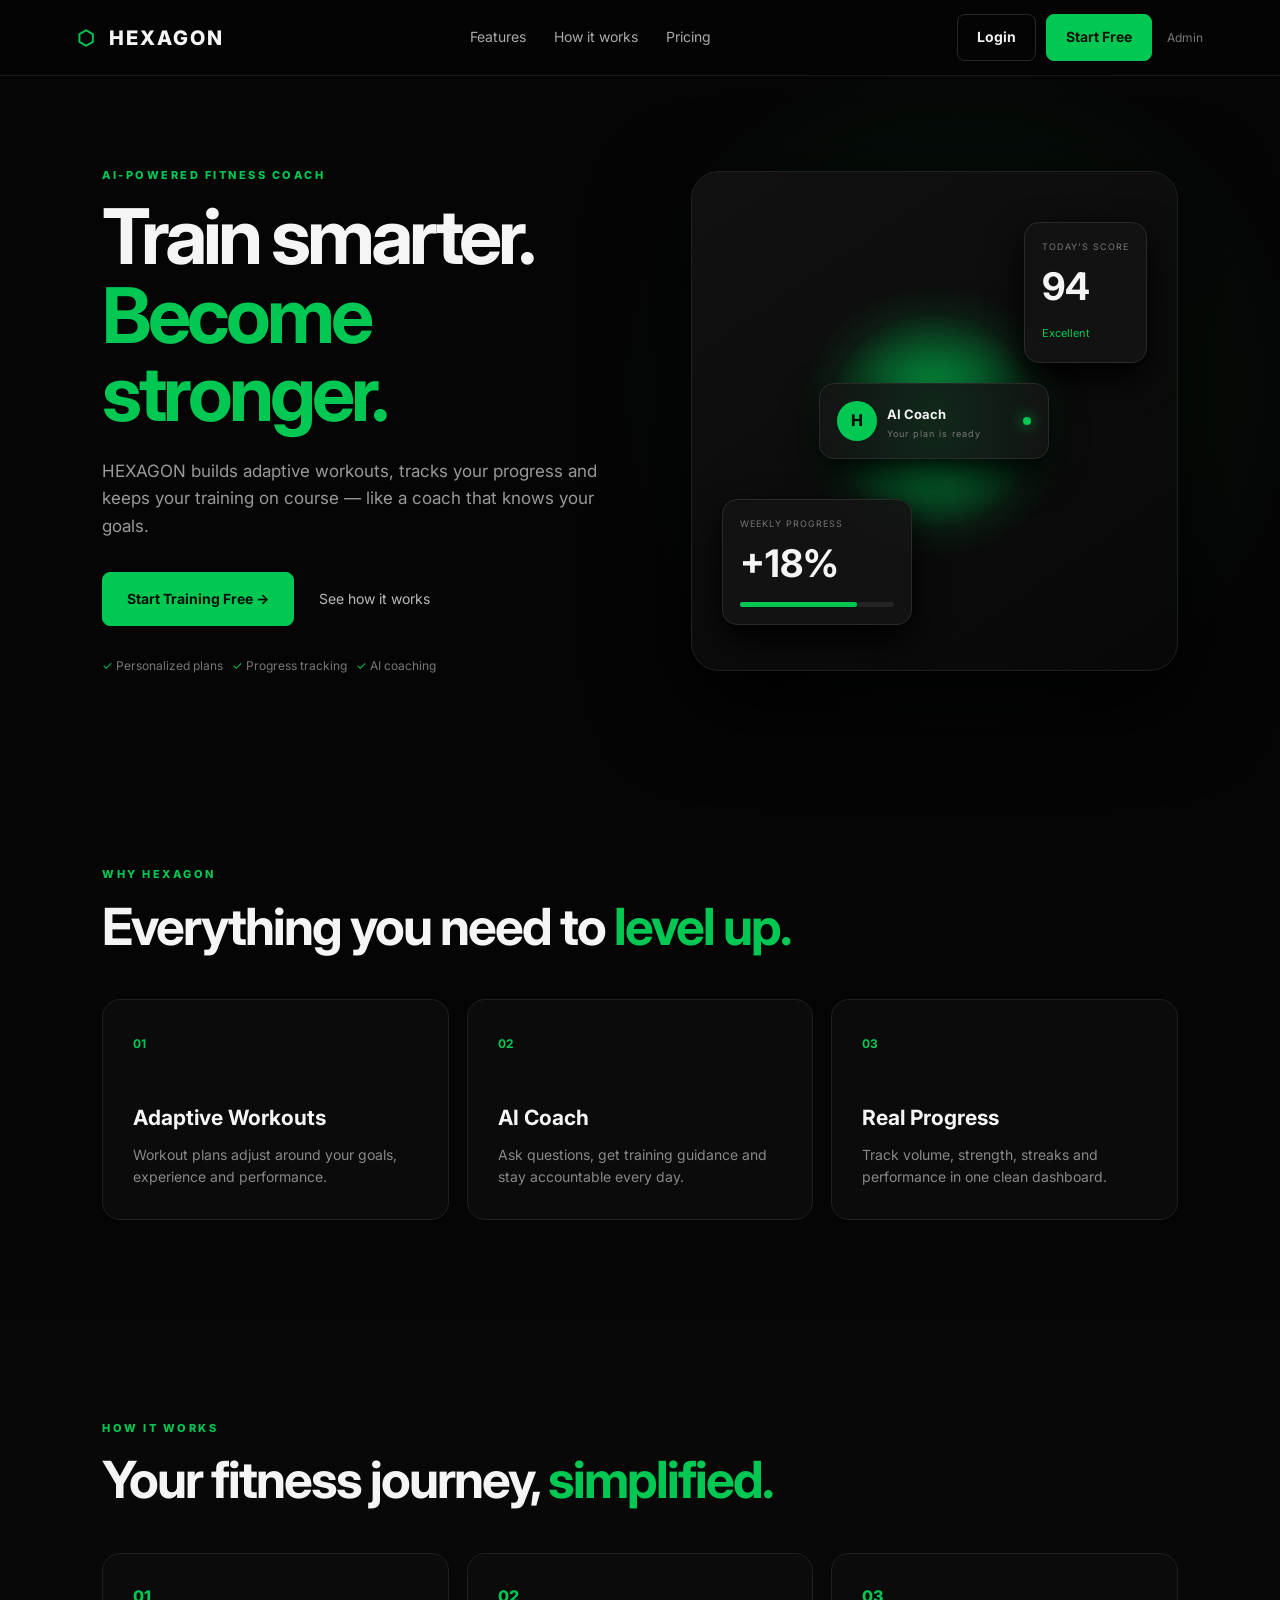
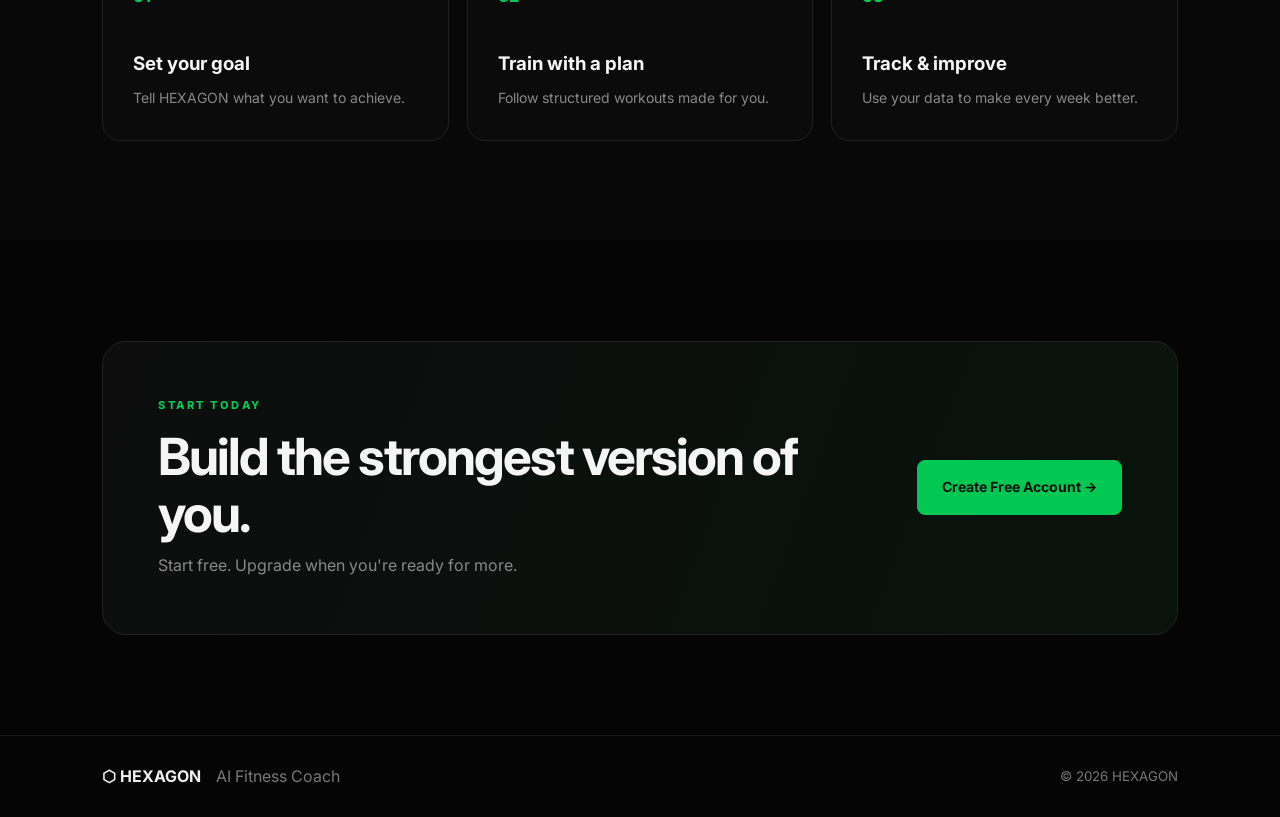
<file: index.html>
<!DOCTYPE html>
<html lang="en">
<head>
<meta charset="UTF-8">
<meta name="viewport" content="width=device-width, initial-scale=1.0">
<title>HEXAGON — AI Fitness Coach</title>
<link rel="stylesheet" href="css/style.css">
</head>
<body>
<header class="nav">
  <a class="brand" href="index.html"><span>⬡</span> HEXAGON</a>
  <nav>
    <a href="#features">Features</a>
    <a href="#how">How it works</a>
    <a href="#pricing">Pricing</a>
  </nav>
  <div class="nav-actions">
    <a class="btn btn-ghost" href="pages/login.html">Login</a>
    <a class="btn" href="pages/signup.html">Start Free</a>
    <a class="admin-link" href="pages/admin-login.html">Admin</a>
  </div>
</header>

<main>
<section class="hero">
  <div class="hero-copy">
    <div class="eyebrow">AI-POWERED FITNESS COACH</div>
    <h1>Train smarter.<br><span>Become stronger.</span></h1>
    <p>HEXAGON builds adaptive workouts, tracks your progress and keeps your training on course — like a coach that knows your goals.</p>
    <div class="hero-actions">
      <a class="btn btn-large" href="pages/signup.html">Start Training Free →</a>
      <a class="text-link" href="#how">See how it works</a>
    </div>
    <div class="trust"><span>✓</span> Personalized plans &nbsp; <span>✓</span> Progress tracking &nbsp; <span>✓</span> AI coaching</div>
  </div>
  <div class="hero-card">
    <div class="orb"></div>
    <div class="metric-card top"><small>TODAY'S SCORE</small><strong>94</strong><span>Excellent</span></div>
    <div class="person-card"><div class="avatar">H</div><div><b>AI Coach</b><small>Your plan is ready</small></div><span class="pulse"></span></div>
    <div class="metric-card bottom"><small>WEEKLY PROGRESS</small><strong>+18%</strong><div class="bar"><i></i></div></div>
  </div>
</section>

<section id="features" class="section">
  <div class="section-head"><div class="eyebrow">WHY HEXAGON</div><h2>Everything you need to <span>level up.</span></h2></div>
  <div class="grid-3">
    <article class="feature"><b>01</b><h3>Adaptive Workouts</h3><p>Workout plans adjust around your goals, experience and performance.</p></article>
    <article class="feature"><b>02</b><h3>AI Coach</h3><p>Ask questions, get training guidance and stay accountable every day.</p></article>
    <article class="feature"><b>03</b><h3>Real Progress</h3><p>Track volume, strength, streaks and performance in one clean dashboard.</p></article>
  </div>
</section>

<section id="how" class="section dark-section">
  <div class="section-head"><div class="eyebrow">HOW IT WORKS</div><h2>Your fitness journey, <span>simplified.</span></h2></div>
  <div class="steps">
    <div><i>01</i><h3>Set your goal</h3><p>Tell HEXAGON what you want to achieve.</p></div>
    <div><i>02</i><h3>Train with a plan</h3><p>Follow structured workouts made for you.</p></div>
    <div><i>03</i><h3>Track & improve</h3><p>Use your data to make every week better.</p></div>
  </div>
</section>

<section id="pricing" class="section">
  <div class="pricing">
    <div><div class="eyebrow">START TODAY</div><h2>Build the strongest version of you.</h2><p>Start free. Upgrade when you're ready for more.</p></div>
    <a class="btn btn-large" href="pages/signup.html">Create Free Account →</a>
  </div>
</section>
</main>
<footer><b>⬡ HEXAGON</b><span>AI Fitness Coach</span><small>© 2026 HEXAGON</small></footer>
<script src="js/main.js"></script>
</body>
</html>
</file>
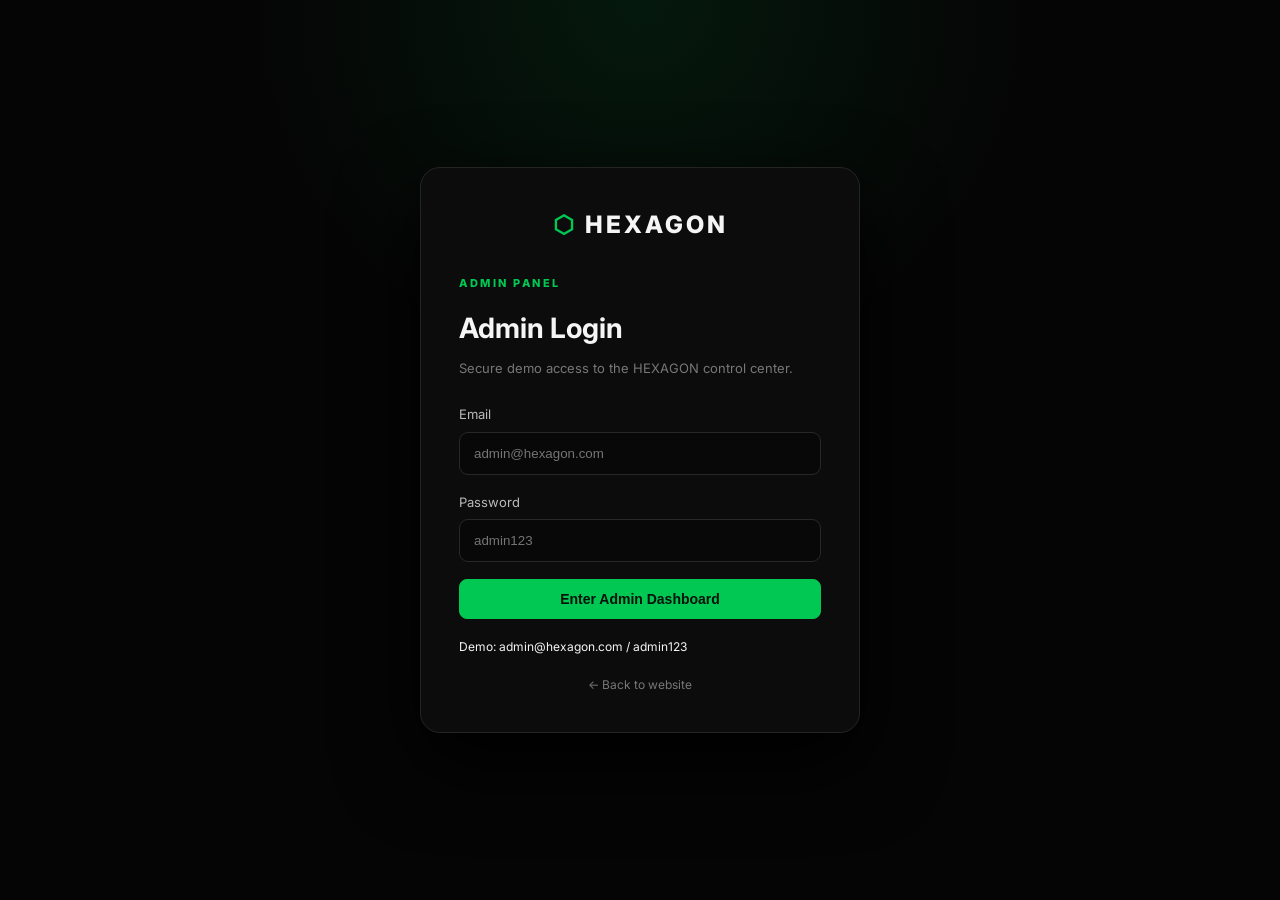
<file: pages/admin-login.html>
<!DOCTYPE html><html lang="en"><head><meta charset="UTF-8"><meta name="viewport" content="width=device-width,initial-scale=1.0"><title>Admin Login | HEXAGON</title><link rel="stylesheet" href="../css/style.css"><link rel="stylesheet" href="../css/auth.css"></head><body><div class="auth-wrap"><div class="auth-card"><div class="auth-brand"><span>⬡</span> HEXAGON</div><div class="eyebrow">ADMIN PANEL</div><h1>Admin Login</h1><p>Secure demo access to the HEXAGON control center.</p><div id="adminMsg" class="auth-message"></div><form id="adminForm"><div class="field"><label>Email</label><input id="adminEmail" type="email" required placeholder="admin@hexagon.com"></div><div class="field"><label>Password</label><input id="adminPassword" type="password" required placeholder="admin123"></div><button class="btn auth-submit">Enter Admin Dashboard</button></form><div class="notice" style="margin-top:18px;font-size:12px">Demo: admin@hexagon.com / admin123</div><a class="back" href="../index.html">← Back to website</a></div></div><script src="../js/admin-login.js"></script></body></html>
</file>
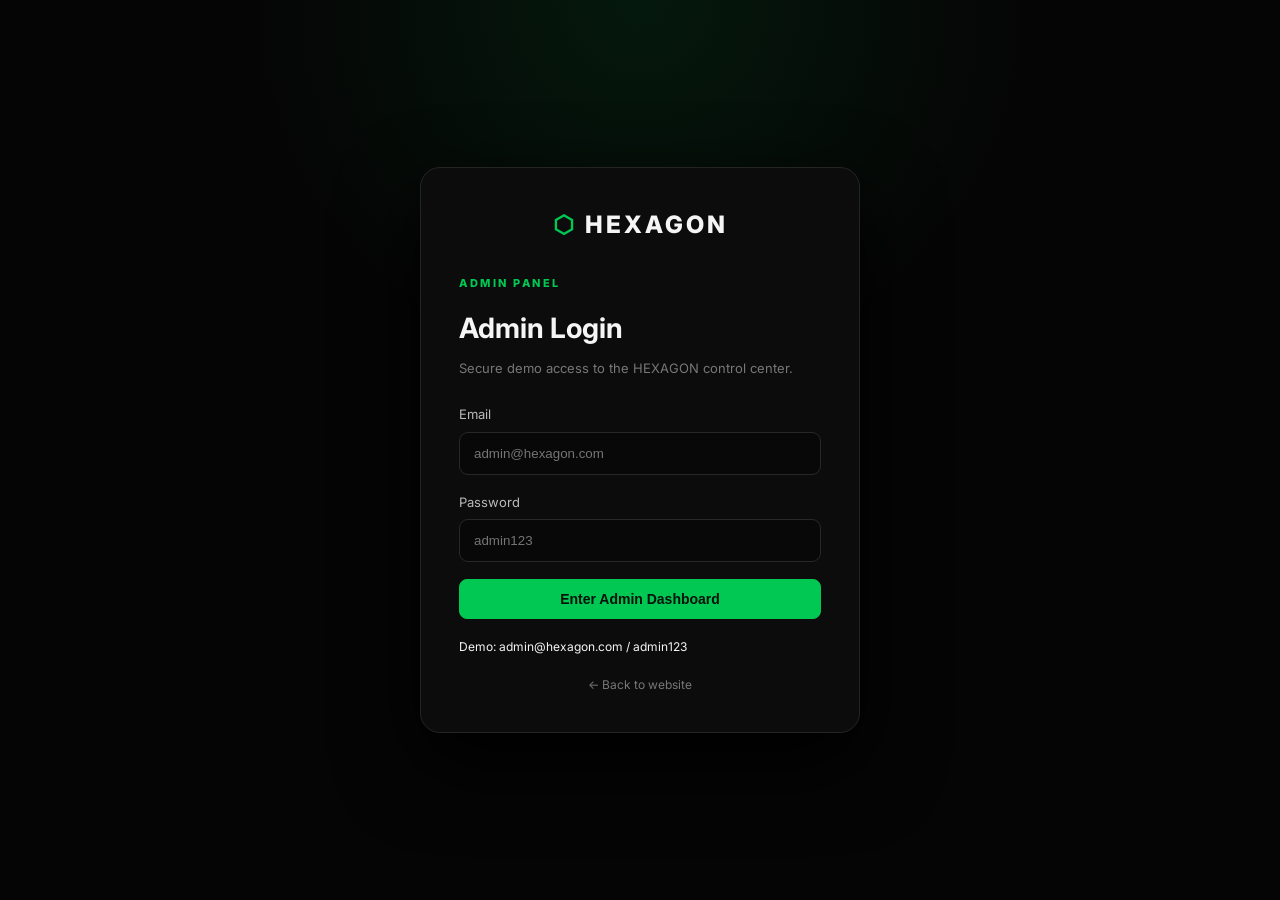
<file: pages/admin.html>
<!DOCTYPE html>
<html lang="en">
<head>
<meta charset="UTF-8">
<meta name="viewport" content="width=device-width,initial-scale=1.0">
<title>Admin Dashboard | HEXAGON</title>
<link rel="stylesheet" href="../css/style.css">
<link rel="stylesheet" href="../css/admin.css">
</head>
<body>

<script>
if(localStorage.getItem("hexagonAdmin")!=="true"){
    location.href="admin-login.html";
}
</script>

<div class="admin-layout">

<aside class="admin-side">
    <a class="brand" href="admin.html"><span>⬡</span> HEXAGON</a>
    <small>ADMIN PANEL</small>

    <a class="active" href="#dashboard">Dashboard</a>
    <a href="#users">Users</a>
    <a href="#workouts">Workouts</a>
    <a href="#analytics">Analytics</a>
    <a href="#settings">Settings</a>
    <a href="../index.html">Website</a>

    <a href="#" onclick="adminLogout();return false;">Logout</a>
</aside>

<main class="admin-main" id="dashboard">

    <div class="eyebrow">CONTROL CENTER</div>
    <h1>Admin Dashboard</h1>

    <div class="admin-stats">
        <div>
            <small>TOTAL USERS</small>
            <strong id="totalUsers">0</strong>
        </div>

        <div>
            <small>ACTIVE USERS</small>
            <strong id="activeUsers">0</strong>
        </div>

        <div>
            <small>WORKOUTS</small>
            <strong>1,284</strong>
        </div>

        <div>
            <small>REVENUE</small>
            <strong>$12.8k</strong>
        </div>
    </div>

    <section id="users" class="admin-card">
        <div class="section-title">
            <div>
                <div class="eyebrow">USER MANAGEMENT</div>
                <h2>Users</h2>
            </div>

            <input
                id="userSearch"
                class="search"
                type="search"
                placeholder="Search name or email..."
            >
        </div>

        <div class="table-wrap">
            <table>
                <thead>
                    <tr>
                        <th>Name</th>
                        <th>Email</th>
                        <th>Joined</th>
                        <th>Status</th>
                        <th>Action</th>
                    </tr>
                </thead>

                <tbody id="usersTable"></tbody>
            </table>
        </div>
    </section>

    <section id="workouts" class="admin-card">
        <div class="eyebrow">WORKOUT MANAGEMENT</div>
        <h2>Workout Library</h2>

        <div class="admin-list">
            <div>
                <strong>Upper Body Power</strong>
                <span>45 min · Active</span>
            </div>
            <div>
                <strong>Lower Body Strength</strong>
                <span>50 min · Active</span>
            </div>
            <div>
                <strong>Full Body Conditioning</strong>
                <span>40 min · Active</span>
            </div>
        </div>
    </section>

    <section id="analytics" class="admin-card">
        <div class="eyebrow">ANALYTICS</div>
        <h2>Workout Activity</h2>

        <div class="chart">
            <i style="height:35%"></i>
            <i style="height:55%"></i>
            <i style="height:45%"></i>
            <i style="height:80%"></i>
            <i style="height:65%"></i>
            <i style="height:92%"></i>
            <i style="height:75%"></i>
        </div>
    </section>

    <section id="settings" class="admin-card">
        <div class="eyebrow">SETTINGS</div>
        <h2>Platform Settings</h2>
        <p class="muted">HEXAGON demo environment · Frontend authentication enabled.</p>
    </section>

</main>
</div>

<script src="../js/admin.js"></script>
</body>
</html>
</file>
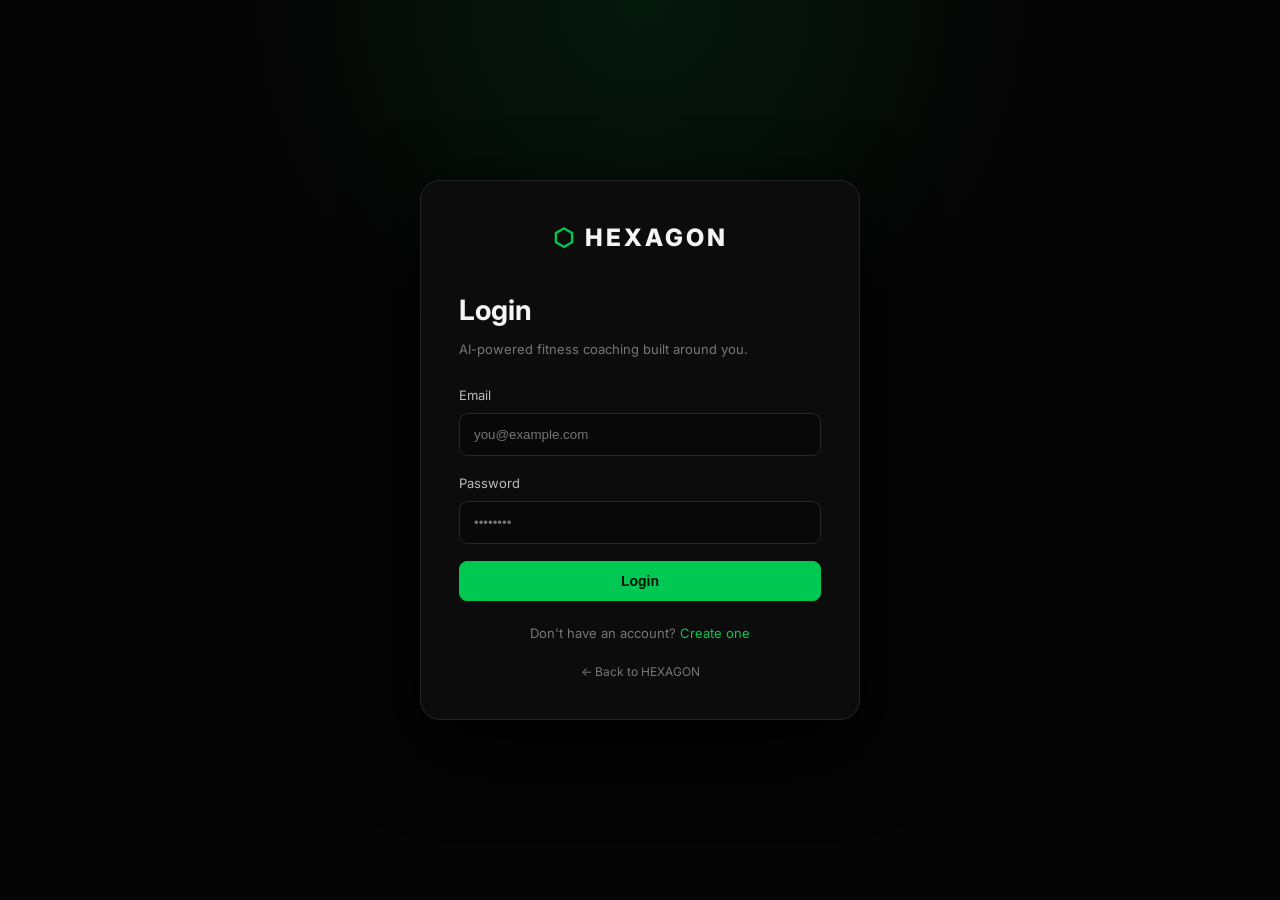
<file: pages/coach.html>
<!DOCTYPE html><html lang="en"><head><meta charset="UTF-8"><meta name="viewport" content="width=device-width,initial-scale=1.0"><title>AI Coach | HEXAGON</title><link rel="stylesheet" href="../css/style.css"><link rel="stylesheet" href="../css/dashboard.css"><link rel="stylesheet" href="../css/workout.css"></head><body><div class="dash"><aside class="side"><a class="brand" href="dashboard.html"><span>⬡</span> HEXAGON</a><a href="dashboard.html">⌂ Dashboard</a><a href="workout.html">⚡ Workout</a><a href="progress.html">↗ Progress</a><a href="recovery.html">♥ Recovery</a><a href="coach.html">✦ AI Coach</a><a href="profile.html">⚙ Profile</a><a class="logout" href="#" onclick="logout()">↪ Logout</a></aside><main class="content"><div class="page"><div class="eyebrow">HEXAGON</div><h1>AI Coach</h1><div class="card"><p style="color:#aaa;margin-bottom:20px">Ask HEXAGON anything about training, recovery or nutrition.</p><input id="question" style="width:100%;padding:14px;background:#080808;color:white;border:1px solid #292929;border-radius:9px" placeholder="e.g. How should I improve my bench press?"><button class="btn" style="margin-top:15px" onclick="askCoach()">Ask Coach</button><div id="answer" class="notice" style="display:none"></div></div></div></main></div><script>if(localStorage.getItem("hexagonLoggedIn")!=="true")location.href="login.html";function logout(){localStorage.removeItem("hexagonLoggedIn");location.href="login.html"}</script><script src="../js/coach.js"></script></body></html>
</file>
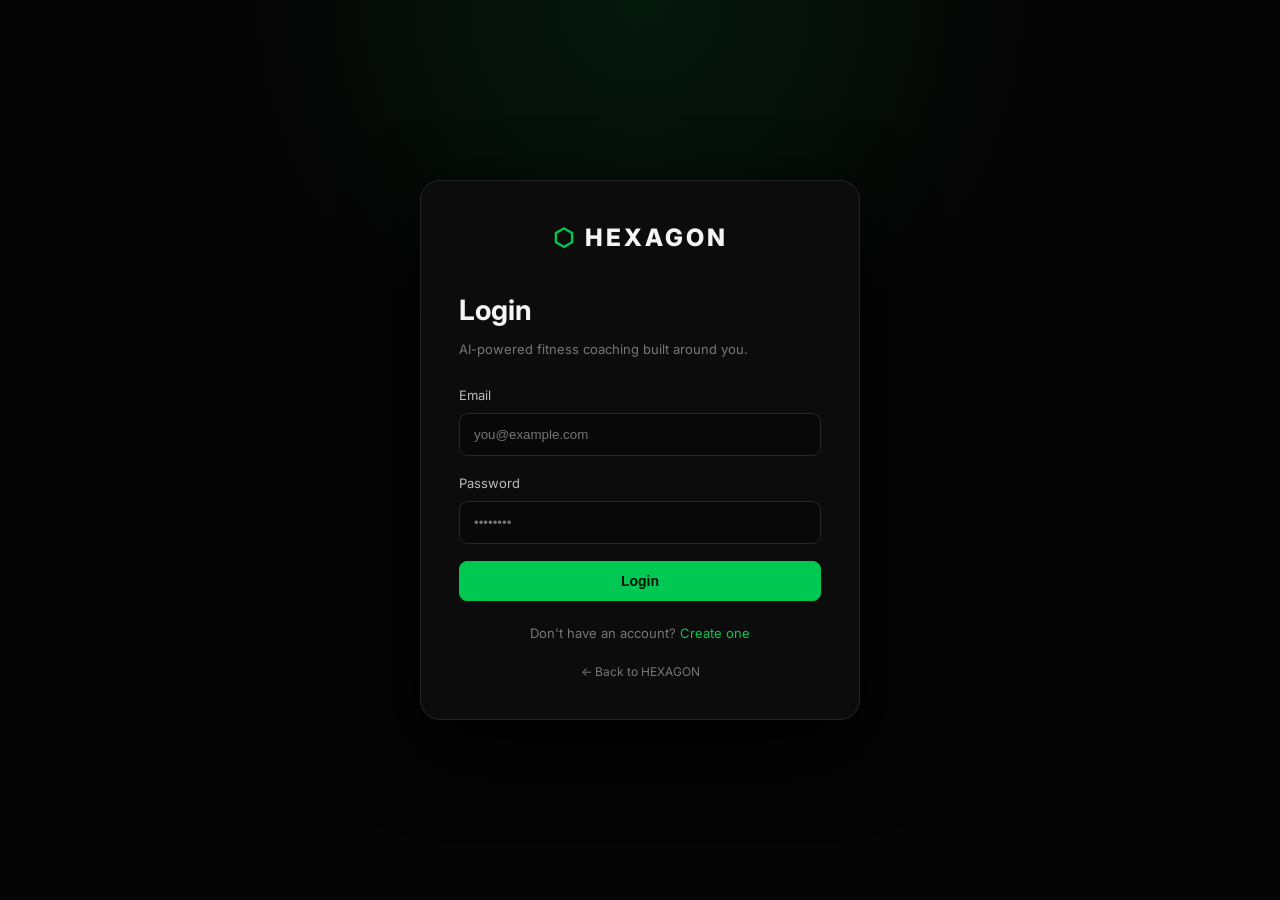
<file: pages/dashboard.html>
<!DOCTYPE html><html lang="en"><head><meta charset="UTF-8"><meta name="viewport" content="width=device-width,initial-scale=1.0"><title>Dashboard | HEXAGON</title><link rel="stylesheet" href="../css/style.css"><link rel="stylesheet" href="../css/dashboard.css"></head><body><div class="dash"><aside class="side"><a class="brand" href="dashboard.html"><span>⬡</span> HEXAGON</a><a class="active" href="dashboard.html">⌂ Dashboard</a><a href="workout.html">⚡ Workout</a><a href="progress.html">↗ Progress</a><a href="recovery.html">♥ Recovery</a><a href="coach.html">✦ AI Coach</a><a href="profile.html">⚙ Profile</a><a class="logout" href="#" onclick="logout()">↪ Logout</a></aside><main class="content"><div class="topline"><div><div class="eyebrow">YOUR DASHBOARD</div><h1>Welcome, <span id="username">Athlete</span>.</h1></div><div class="user">HEXAGON AI</div></div><div class="stats"><div class="stat"><small>WEEKLY VOLUME</small><strong>12.4k <small>kg</small></strong></div><div class="stat"><small>STREAK</small><strong>8 <small>days</small></strong></div><div class="stat"><small>STRENGTH</small><strong class="green">+14%</strong></div><div class="stat"><small>RECOVERY</small><strong class="green">94%</strong></div></div><div class="dash-grid"><section class="panel"><h2>Today's Workout</h2><div class="workout-item"><span>Upper Body Power<br><small>Chest · Back · Shoulders</small></span><span class="tag">45 MIN</span></div><div class="workout-item"><span>Bench Press</span><b>4 × 8</b></div><div class="workout-item"><span>Pull Ups</span><b>4 × 8</b></div><div class="workout-item"><span>Shoulder Press</span><b>3 × 10</b></div><a class="btn" style="margin-top:20px" href="workout.html">Start Workout →</a></section><section class="panel"><h2>Weekly Goal</h2><strong style="font-size:42px">72%</strong><p style="color:#777">You're ahead of your weekly target.</p><div class="progress-bar"><i></i></div><br><a class="text-link" href="progress.html">View progress →</a></section></div></main></div><script src="../js/dashboard.js"></script><script>const h=JSON.parse(localStorage.getItem("hexagonWorkoutHistory")||"[]");document.getElementById("historyCount").textContent=h.length+" completed workout"+(h.length===1?"":"s")+" saved";</script></body></html>
</file>
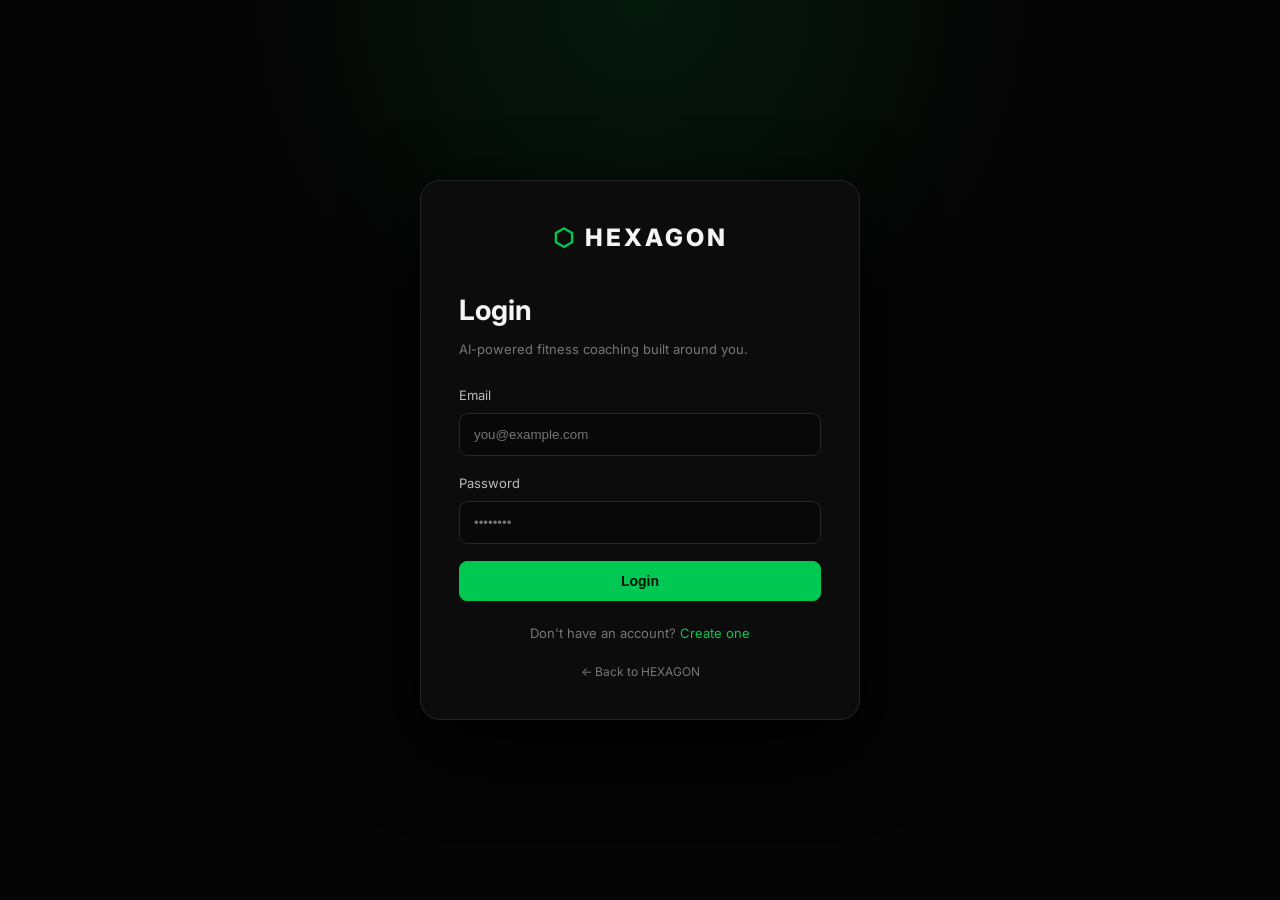
<file: pages/login.html>
<!DOCTYPE html><html lang="en"><head><meta charset="UTF-8"><meta name="viewport" content="width=device-width,initial-scale=1.0"><title>Login | HEXAGON</title><link rel="stylesheet" href="../css/style.css"><link rel="stylesheet" href="../css/auth.css"></head><body><div class="auth-wrap"><div class="auth-card"><div class="auth-brand"><span>⬡</span> HEXAGON</div><h1>Login</h1><p>AI-powered fitness coaching built around you.</p><div id="message" class="auth-message"></div><form id="authForm"><div class="field"><label>Email</label><input id="email" type="email" placeholder="you@example.com" required></div><div class="field"><label>Password</label><input id="password" type="password" placeholder="••••••••" required></div><button class="btn auth-submit" type="submit">Login</button></form><div class="auth-foot">Don't have an account? <a href="signup.html">Create one</a></div><a class="back" href="../index.html">← Back to HEXAGON</a></div></div><script src="../js/auth.js"></script></body></html>
</file>
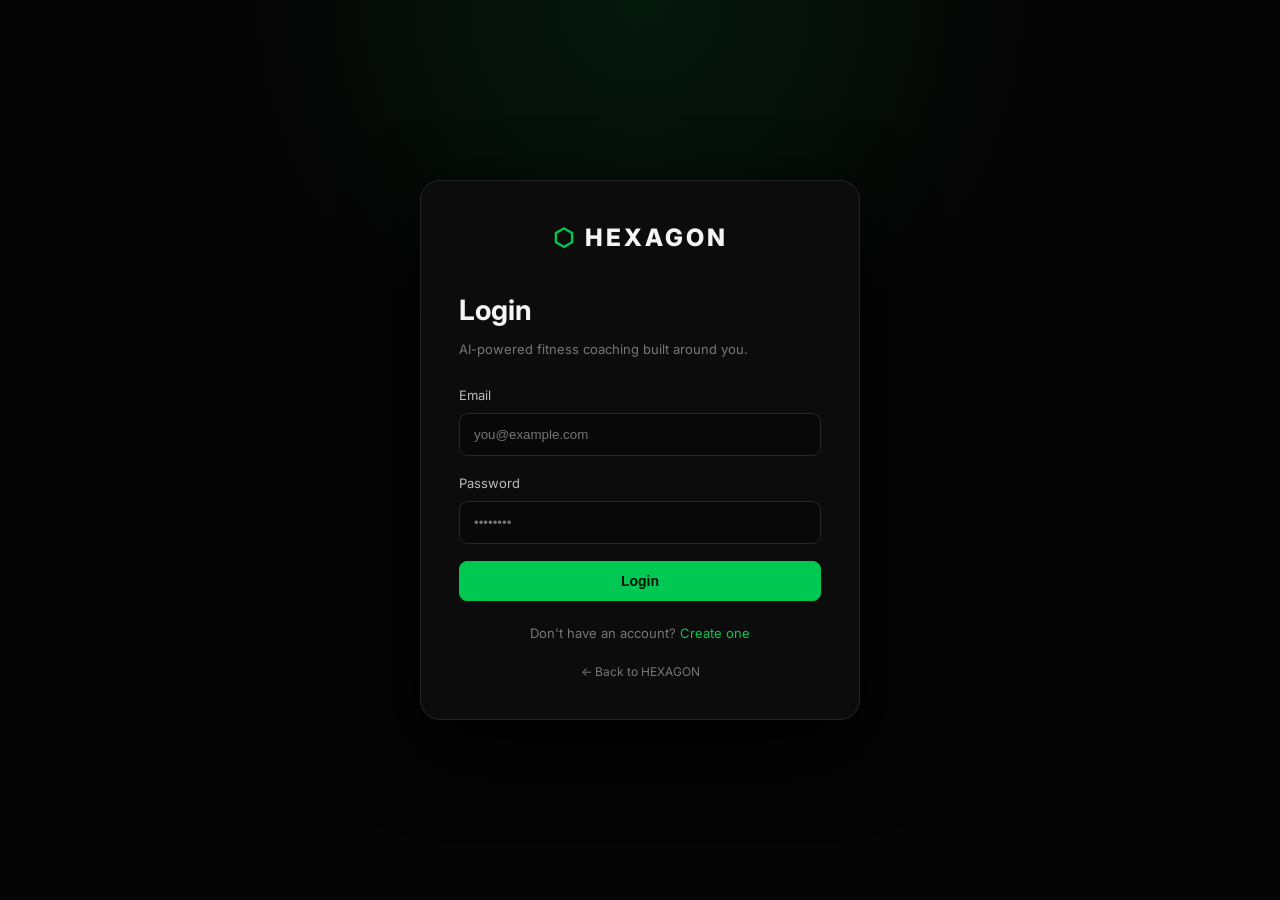
<file: pages/profile.html>
<!DOCTYPE html><html lang="en"><head><meta charset="UTF-8"><meta name="viewport" content="width=device-width,initial-scale=1.0"><title>Profile & Settings | HEXAGON</title><link rel="stylesheet" href="../css/style.css"><link rel="stylesheet" href="../css/dashboard.css"><link rel="stylesheet" href="../css/workout.css"></head><body><div class="dash"><aside class="side"><a class="brand" href="dashboard.html"><span>⬡</span> HEXAGON</a><a href="dashboard.html">⌂ Dashboard</a><a href="workout.html">⚡ Workout</a><a href="progress.html">↗ Progress</a><a href="recovery.html">♥ Recovery</a><a href="coach.html">✦ AI Coach</a><a href="profile.html">⚙ Profile</a><a class="logout" href="#" onclick="logout()">↪ Logout</a></aside><main class="content"><div class="page"><div class="eyebrow">HEXAGON</div><h1>Profile & Settings</h1><div class="card"><h2 id="profileName">Athlete</h2><p id="profileEmail" style="color:#777"></p><hr style="border-color:#222;margin:20px 0"><p style="color:#aaa">Goal: Build strength</p><p style="color:#aaa">Experience: Intermediate</p><button class="btn" style="margin-top:20px" onclick="logout()">Logout</button></div></div></main></div><script>if(localStorage.getItem("hexagonLoggedIn")!=="true")location.href="login.html";function logout(){localStorage.removeItem("hexagonLoggedIn");location.href="login.html"}</script></body></html>
</file>
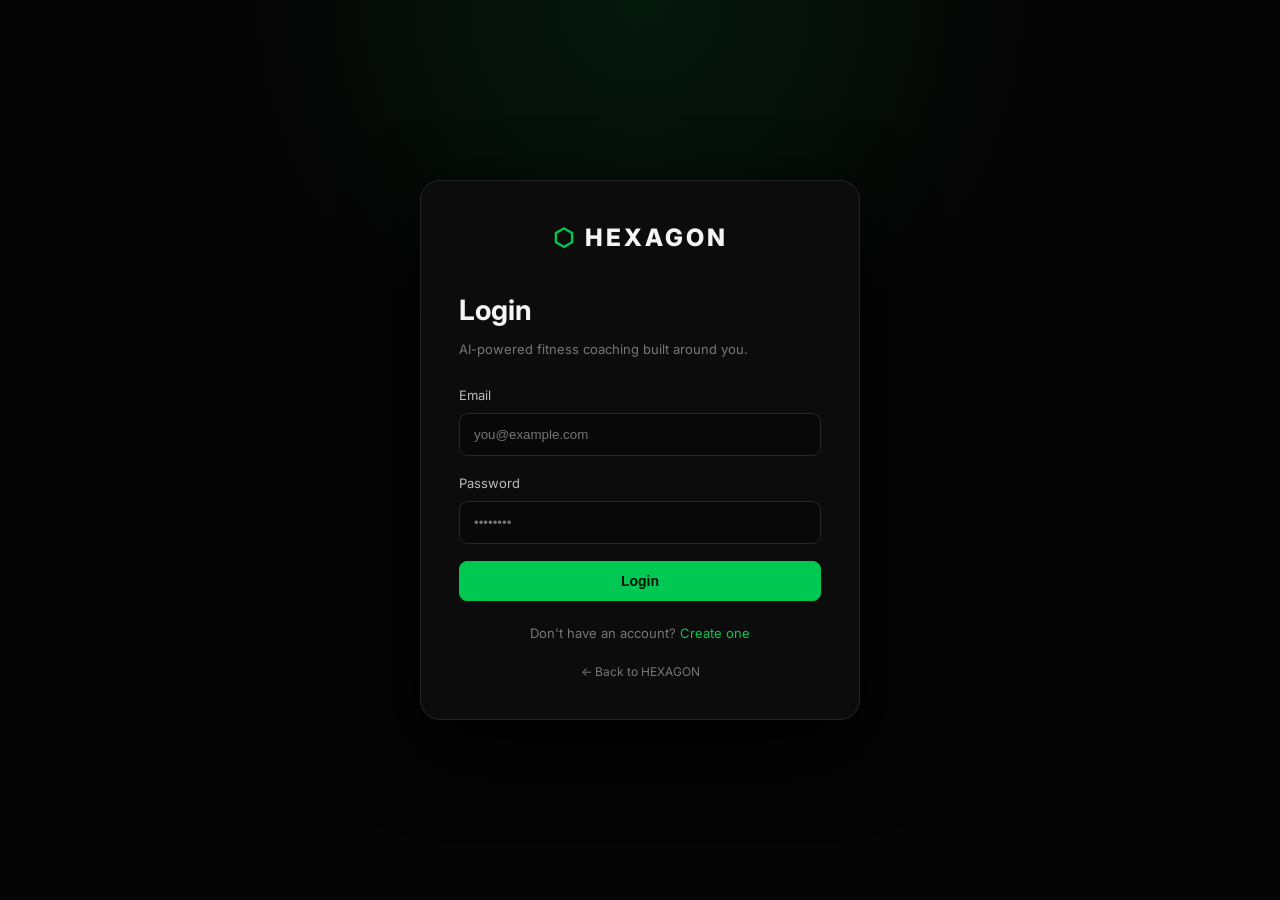
<file: pages/progress.html>
<!DOCTYPE html><html lang="en"><head><meta charset="UTF-8"><meta name="viewport" content="width=device-width,initial-scale=1.0"><title>Your Progress | HEXAGON</title><link rel="stylesheet" href="../css/style.css"><link rel="stylesheet" href="../css/dashboard.css"><link rel="stylesheet" href="../css/workout.css"></head><body><div class="dash"><aside class="side"><a class="brand" href="dashboard.html"><span>⬡</span> HEXAGON</a><a href="dashboard.html">⌂ Dashboard</a><a href="workout.html">⚡ Workout</a><a href="progress.html">↗ Progress</a><a href="recovery.html">♥ Recovery</a><a href="coach.html">✦ AI Coach</a><a href="profile.html">⚙ Profile</a><a class="logout" href="#" onclick="logout()">↪ Logout</a></aside><main class="content"><div class="page"><div class="eyebrow">HEXAGON</div><h1>Your Progress</h1><div class="cards"><div class="card"><small>STRENGTH</small><h2 class="green">+14%</h2><p>Compared with last month</p></div><div class="card"><small>WORKOUTS</small><h2>18</h2><p>Completed this month</p></div><div class="card"><small>VOLUME</small><h2>48.2k kg</h2><p>Total training volume</p></div></div><div class="card" style="margin-top:18px"><h2>Monthly Goal</h2><div class="progress-bar"><i style="width:78%"></i></div><p style="color:#777;margin-top:12px">78% completed</p></div><div class="card" style="margin-top:18px"><h2>Workout History</h2><div id="history"></div></div></div></main></div><script>if(localStorage.getItem("hexagonLoggedIn")!=="true")location.href="login.html";function logout(){localStorage.removeItem("hexagonLoggedIn");location.href="login.html"}</script><script>const history=JSON.parse(localStorage.getItem("hexagonWorkoutHistory")||"[]");const el=document.getElementById("history");if(el)el.innerHTML=history.length?history.map(x=>`<div class="workout-item"><span><b>${x.workout}</b><br><small>${x.date} · ${x.duration}</small></span><span class="green">✓ ${x.sets} sets</span></div>`).join(""):'<p style="color:#777">No completed workouts yet. Finish your first workout to see it here.</p>';</script></body></html>
</file>
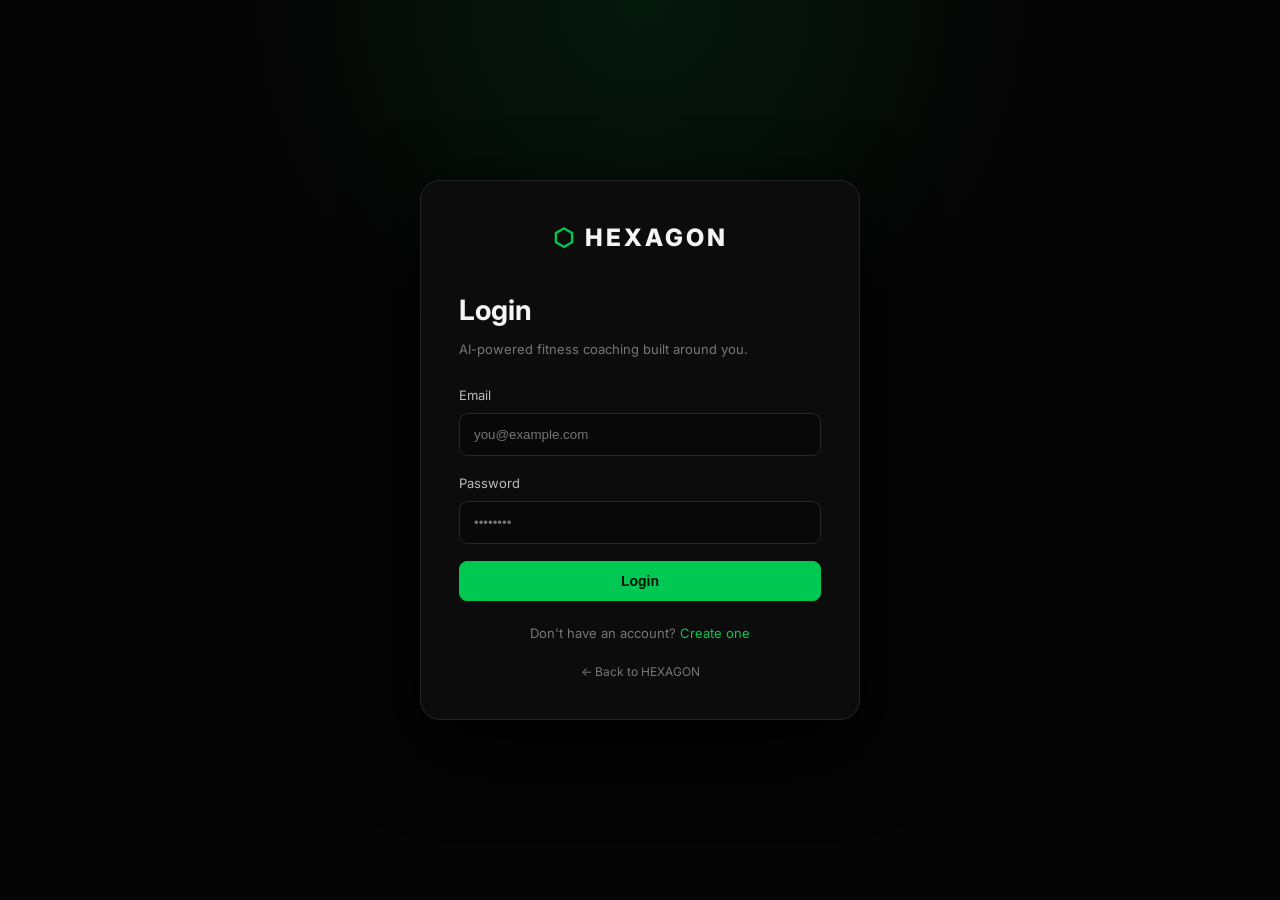
<file: pages/recovery.html>
<!DOCTYPE html><html lang="en"><head><meta charset="UTF-8"><meta name="viewport" content="width=device-width,initial-scale=1.0"><title>Recovery | HEXAGON</title><link rel="stylesheet" href="../css/style.css"><link rel="stylesheet" href="../css/dashboard.css"><link rel="stylesheet" href="../css/workout.css"></head><body><div class="dash"><aside class="side"><a class="brand" href="dashboard.html"><span>⬡</span> HEXAGON</a><a href="dashboard.html">⌂ Dashboard</a><a href="workout.html">⚡ Workout</a><a href="progress.html">↗ Progress</a><a href="recovery.html">♥ Recovery</a><a href="coach.html">✦ AI Coach</a><a href="profile.html">⚙ Profile</a><a class="logout" href="#" onclick="logout()">↪ Logout</a></aside><main class="content"><div class="page"><div class="eyebrow">HEXAGON</div><h1>Recovery</h1><div class="cards"><div class="card"><small>RECOVERY SCORE</small><h2 class="green">94%</h2><p>Excellent readiness</p></div><div class="card"><small>SLEEP</small><h2>7h 42m</h2><p>Good consistency</p></div><div class="card"><small>READINESS</small><h2 class="green">High</h2><p>Ready for today's session</p></div></div><div class="notice">Your body is ready. Keep hydration high and aim for a full night's sleep.</div></div></main></div><script>if(localStorage.getItem("hexagonLoggedIn")!=="true")location.href="login.html";function logout(){localStorage.removeItem("hexagonLoggedIn");location.href="login.html"}</script></body></html>
</file>
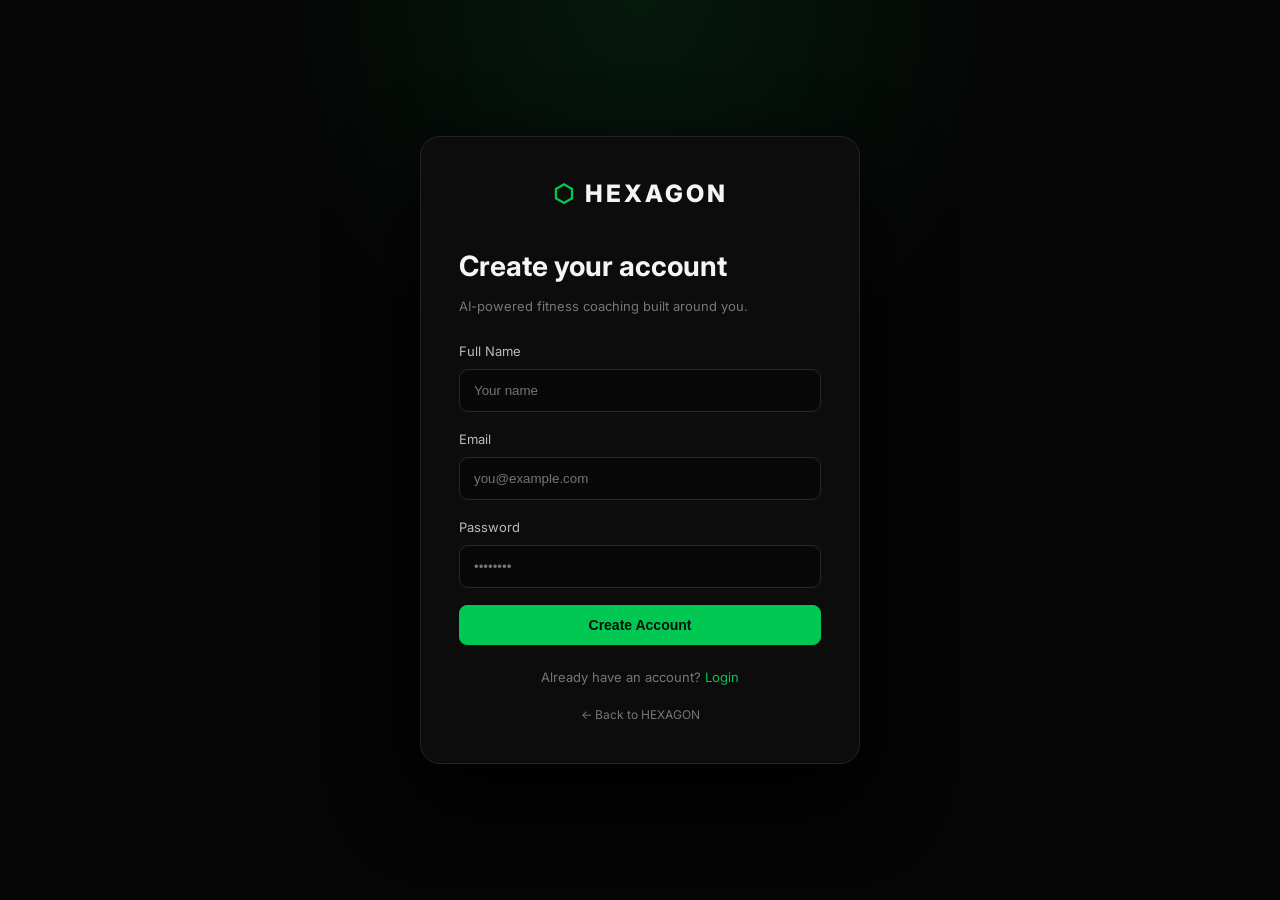
<file: pages/signup.html>
<!DOCTYPE html><html lang="en"><head><meta charset="UTF-8"><meta name="viewport" content="width=device-width,initial-scale=1.0"><title>Create your account | HEXAGON</title><link rel="stylesheet" href="../css/style.css"><link rel="stylesheet" href="../css/auth.css"></head><body><div class="auth-wrap"><div class="auth-card"><div class="auth-brand"><span>⬡</span> HEXAGON</div><h1>Create your account</h1><p>AI-powered fitness coaching built around you.</p><div id="message" class="auth-message"></div><form id="authForm"><div class="field"><label>Full Name</label><input id="name" type="text" placeholder="Your name" required></div><div class="field"><label>Email</label><input id="email" type="email" placeholder="you@example.com" required></div><div class="field"><label>Password</label><input id="password" type="password" placeholder="••••••••" required></div><button class="btn auth-submit" type="submit">Create Account</button></form><div class="auth-foot">Already have an account? <a href="login.html">Login</a></div><a class="back" href="../index.html">← Back to HEXAGON</a></div></div><script src="../js/auth.js"></script></body></html>
</file>
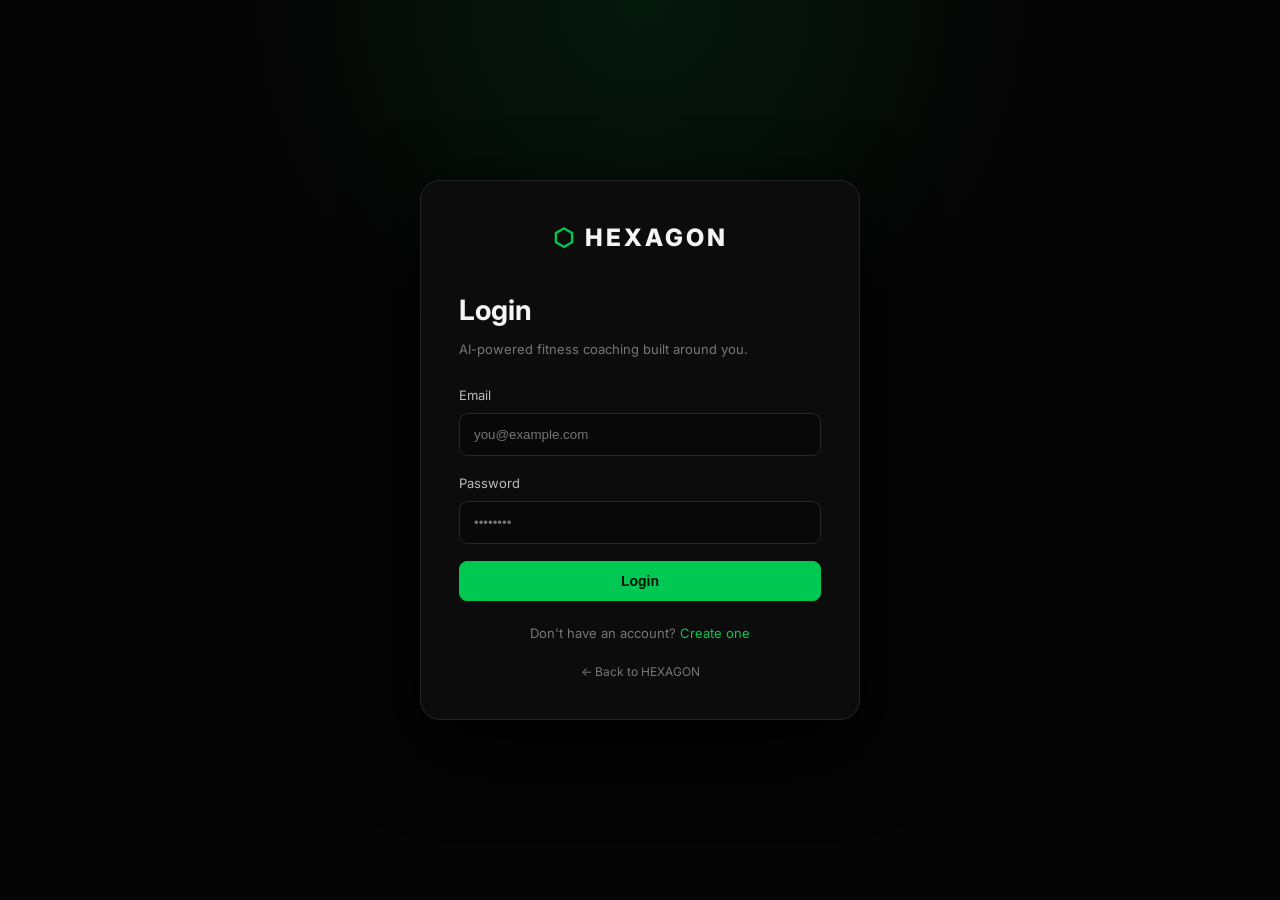
<file: pages/workout.html>
<!DOCTYPE html>
<html lang="en">
<head>
<meta charset="UTF-8">
<meta name="viewport" content="width=device-width,initial-scale=1.0">
<title>Workout | HEXAGON</title>
<link rel="stylesheet" href="../css/style.css">
<link rel="stylesheet" href="../css/dashboard.css">
<link rel="stylesheet" href="../css/workout.css">
</head>
<body>
<div class="dash">
<aside class="side">
<a class="brand" href="dashboard.html"><span>⬡</span> HEXAGON</a>
<a href="dashboard.html">⌂ Dashboard</a>
<a class="active" href="workout.html">⚡ Workout</a>
<a href="progress.html">↗ Progress</a>
<a href="recovery.html">♥ Recovery</a>
<a href="coach.html">✦ AI Coach</a>
<a href="profile.html">⚙ Profile</a>
<a class="logout" href="#" onclick="logout();return false;">↪ Logout</a>
</aside>

<main class="content">
<div class="workout-page">

<div class="workout-header">
<div>
<div class="eyebrow">TODAY'S SESSION</div>
<h1>Upper Body <span>Power</span></h1>
<p>45 minutes · 4 exercises · Strength focus</p>
</div>
<div class="workout-score">
<small>SESSION</small>
<strong id="percent">0%</strong>
</div>
</div>

<div class="session-progress">
<div><span>Workout Progress</span><b id="progressText">0 / 14 sets</b></div>
<div class="progress-bar"><i id="progressBar"></i></div>
</div>

<div id="exerciseList">

<section class="exercise-card" data-sets="4">
<div class="exercise-top">
<div><span class="exercise-number">01</span><div><h2>Bench Press</h2><p>Chest · Compound</p></div></div>
<span class="exercise-tag">4 × 8</span>
</div>
<div class="sets">
<div class="set-row"><b>Set 1</b><span>8 reps</span><input type="number" placeholder="Weight kg"><button onclick="completeSet(this)">Complete</button></div>
<div class="set-row"><b>Set 2</b><span>8 reps</span><input type="number" placeholder="Weight kg"><button onclick="completeSet(this)">Complete</button></div>
<div class="set-row"><b>Set 3</b><span>8 reps</span><input type="number" placeholder="Weight kg"><button onclick="completeSet(this)">Complete</button></div>
<div class="set-row"><b>Set 4</b><span>8 reps</span><input type="number" placeholder="Weight kg"><button onclick="completeSet(this)">Complete</button></div>
</div>
</section>

<section class="exercise-card" data-sets="4">
<div class="exercise-top">
<div><span class="exercise-number">02</span><div><h2>Pull Ups</h2><p>Back · Bodyweight</p></div></div>
<span class="exercise-tag">4 × 8</span>
</div>
<div class="sets">
<div class="set-row"><b>Set 1</b><span>8 reps</span><input type="number" placeholder="Weight kg"><button onclick="completeSet(this)">Complete</button></div>
<div class="set-row"><b>Set 2</b><span>8 reps</span><input type="number" placeholder="Weight kg"><button onclick="completeSet(this)">Complete</button></div>
<div class="set-row"><b>Set 3</b><span>8 reps</span><input type="number" placeholder="Weight kg"><button onclick="completeSet(this)">Complete</button></div>
<div class="set-row"><b>Set 4</b><span>8 reps</span><input type="number" placeholder="Weight kg"><button onclick="completeSet(this)">Complete</button></div>
</div>
</section>

<section class="exercise-card" data-sets="3">
<div class="exercise-top">
<div><span class="exercise-number">03</span><div><h2>Shoulder Press</h2><p>Shoulders · Compound</p></div></div>
<span class="exercise-tag">3 × 10</span>
</div>
<div class="sets">
<div class="set-row"><b>Set 1</b><span>10 reps</span><input type="number" placeholder="Weight kg"><button onclick="completeSet(this)">Complete</button></div>
<div class="set-row"><b>Set 2</b><span>10 reps</span><input type="number" placeholder="Weight kg"><button onclick="completeSet(this)">Complete</button></div>
<div class="set-row"><b>Set 3</b><span>10 reps</span><input type="number" placeholder="Weight kg"><button onclick="completeSet(this)">Complete</button></div>
</div>
</section>

<section class="exercise-card" data-sets="3">
<div class="exercise-top">
<div><span class="exercise-number">04</span><div><h2>Incline Dumbbell Press</h2><p>Chest · Hypertrophy</p></div></div>
<span class="exercise-tag">3 × 10</span>
</div>
<div class="sets">
<div class="set-row"><b>Set 1</b><span>10 reps</span><input type="number" placeholder="Weight kg"><button onclick="completeSet(this)">Complete</button></div>
<div class="set-row"><b>Set 2</b><span>10 reps</span><input type="number" placeholder="Weight kg"><button onclick="completeSet(this)">Complete</button></div>
<div class="set-row"><b>Set 3</b><span>10 reps</span><input type="number" placeholder="Weight kg"><button onclick="completeSet(this)">Complete</button></div>
</div>
</section>
</div>

<div class="complete-box">
<div><h2>Ready to finish?</h2><p>Complete all 14 sets to save today's workout.</p></div>
<button id="finishBtn" class="btn btn-large" onclick="completeWorkout()">Complete Workout ✓</button>
</div>

<div id="success" class="success-box">
<div class="success-icon">✓</div>
<h2>Workout Completed!</h2>
<p>Great work. Your session has been saved to your progress.</p>
<a href="dashboard.html" class="btn">Back to Dashboard →</a>
</div>

</div>
</main>
</div>
<script src="../js/workout.js"></script>
</body>
</html>
</file>
<file: css/style.css>
@import url('https://fonts.googleapis.com/css2?family=Inter:wght@400;500;600;700;800&display=swap');
*{box-sizing:border-box;margin:0;padding:0}html{scroll-behavior:smooth}body{font-family:Inter,Arial,sans-serif;background:#050505;color:#f5f5f5;line-height:1.6}a{color:inherit;text-decoration:none}.nav{height:76px;display:flex;align-items:center;justify-content:space-between;padding:0 6%;border-bottom:1px solid #171717;background:rgba(5,5,5,.88);backdrop-filter:blur(14px);position:sticky;top:0;z-index:20}.brand{font-size:20px;font-weight:800;letter-spacing:2px}.brand span{color:#00c853;margin-right:7px}.nav nav{display:flex;gap:28px;color:#aaa;font-size:14px}.nav nav a:hover,.text-link:hover{color:#00c853}.nav-actions{display:flex;align-items:center;gap:10px}.btn{display:inline-block;background:#00c853;color:#031108;padding:11px 19px;border-radius:8px;font-weight:700;font-size:14px;border:1px solid #00c853;transition:.25s}.btn:hover{background:#00e676;transform:translateY(-2px)}.btn-ghost{background:transparent;color:#eee;border-color:#292929}.admin-link{font-size:12px;color:#777;margin-left:5px}.hero{min-height:690px;display:grid;grid-template-columns:1.05fr .95fr;align-items:center;gap:50px;padding:75px 8%;background:radial-gradient(circle at 75% 45%,rgba(0,200,83,.12),transparent 34%),#050505}.eyebrow{font-size:11px;letter-spacing:2.5px;color:#00c853;font-weight:800;margin-bottom:14px}.hero h1{font-size:clamp(48px,6vw,82px);line-height:1.02;letter-spacing:-4px;margin-bottom:25px}.hero h1 span,h2 span{color:#00c853}.hero-copy>p{max-width:610px;color:#999;font-size:17px}.hero-actions{display:flex;align-items:center;gap:25px;margin-top:32px}.btn-large{padding:15px 24px}.text-link{color:#bbb;font-size:14px}.trust{margin-top:30px;color:#777;font-size:12px}.trust span{color:#00c853}.hero-card{height:500px;position:relative;border:1px solid #202020;border-radius:28px;background:linear-gradient(145deg,#111,#080808);overflow:hidden;box-shadow:0 30px 90px #000}.orb{width:280px;height:280px;border-radius:50%;background:radial-gradient(circle,#00c853,rgba(0,200,83,.08) 55%,transparent 70%);position:absolute;left:50%;top:50%;transform:translate(-50%,-50%);filter:blur(2px)}.metric-card,.person-card{position:absolute;background:rgba(20,20,20,.88);border:1px solid #2a2a2a;border-radius:15px;padding:17px;backdrop-filter:blur(15px);box-shadow:0 15px 35px #000}.metric-card small,.person-card small{display:block;color:#777;font-size:9px;letter-spacing:1px}.metric-card strong{display:block;font-size:38px;margin:2px 0}.metric-card span{color:#00c853;font-size:11px}.metric-card.top{top:50px;right:30px}.metric-card.bottom{bottom:45px;left:30px;width:190px}.bar{height:5px;background:#242424;border-radius:10px;margin-top:8px}.bar i{display:block;width:76%;height:100%;background:#00c853;border-radius:10px}.person-card{left:50%;top:50%;transform:translate(-50%,-50%);display:flex;gap:10px;align-items:center;width:230px}.avatar{width:40px;height:40px;display:grid;place-items:center;border-radius:50%;background:#00c853;color:#06120a;font-weight:800}.person-card b{font-size:13px}.pulse{margin-left:auto;width:8px;height:8px;border-radius:50%;background:#00c853;box-shadow:0 0 14px #00c853}.section{padding:100px 8%}.section-head{max-width:720px;margin-bottom:45px}.section h2{font-size:clamp(32px,4vw,52px);line-height:1.1;letter-spacing:-2px}.grid-3{display:grid;grid-template-columns:repeat(3,1fr);gap:18px}.feature,.steps>div{padding:30px;border:1px solid #202020;border-radius:18px;background:#0b0b0b;transition:.25s}.feature:hover,.steps>div:hover{transform:translateY(-5px);border-color:#00c853}.feature>b{color:#00c853;font-size:12px}.feature h3{margin:45px 0 10px;font-size:21px}.feature p,.steps p{color:#888;font-size:14px}.dark-section{background:#080808}.steps{display:grid;grid-template-columns:repeat(3,1fr);gap:18px}.steps i{font-style:normal;color:#00c853;font-weight:800}.steps h3{margin:40px 0 8px}.pricing{display:flex;align-items:center;justify-content:space-between;padding:55px;border:1px solid #222;border-radius:24px;background:linear-gradient(110deg,#0d0d0d,#09130d)}.pricing h2{max-width:650px;margin-bottom:12px}.pricing p{color:#888}footer{border-top:1px solid #171717;padding:28px 8%;display:flex;gap:15px;align-items:center;color:#777}footer b{color:#eee}footer small{margin-left:auto}@media(max-width:850px){.nav nav{display:none}.hero{grid-template-columns:1fr;padding:55px 6%}.hero-card{height:400px}.grid-3,.steps{grid-template-columns:1fr}.pricing{flex-direction:column;align-items:flex-start;gap:25px}.section{padding:70px 6%}}@media(max-width:520px){.nav{padding:0 4%}.nav-actions .btn-ghost{display:none}.hero h1{letter-spacing:-2px}.hero-card{height:340px}.metric-card.top{right:15px}.metric-card.bottom{left:15px}.person-card{width:210px}footer{flex-wrap:wrap}footer small{margin-left:0;width:100%}}
</file>
<file: css/auth.css>
body{min-height:100vh;background:radial-gradient(circle at 50% 0,rgba(0,200,83,.1),transparent 35%),#050505}.auth-wrap{min-height:100vh;display:grid;place-items:center;padding:25px}.auth-card{width:min(440px,100%);background:#0c0c0c;border:1px solid #242424;border-radius:20px;padding:38px;box-shadow:0 30px 80px #000}.auth-brand{text-align:center;font-weight:800;letter-spacing:3px;font-size:24px;margin-bottom:30px}.auth-brand span{color:#00c853}.auth-card h1{font-size:28px;margin-bottom:7px}.auth-card>p{color:#777;font-size:13px;margin-bottom:25px}.field{margin-bottom:17px}.field label{display:block;color:#bbb;font-size:13px;margin-bottom:7px}.field input{width:100%;padding:13px 14px;background:#080808;border:1px solid #282828;border-radius:9px;color:#fff;outline:0}.field input:focus{border-color:#00c853}.auth-submit{width:100%;cursor:pointer}.auth-message{display:none;padding:10px;border-radius:8px;background:#190b0b;color:#ff7777;border:1px solid #452020;margin-bottom:15px;font-size:13px}.auth-foot{text-align:center;color:#777;font-size:13px;margin-top:22px}.auth-foot a{color:#00c853}.back{display:block;text-align:center;margin-top:18px;color:#777;font-size:12px}
</file>
<file: css/admin.css>
body{background:#050505}.admin-layout{display:flex;min-height:100vh}.admin-side{width:230px;position:fixed;height:100vh;background:#090909;border-right:1px solid #202020;padding:25px 15px}.admin-side .brand{display:block;margin:0 10px 35px}.admin-side small{display:block;color:#555;font-size:9px;letter-spacing:2px;margin:0 10px 10px}.admin-side>a:not(.brand){display:block;padding:11px 12px;color:#888;border-radius:8px;font-size:13px;margin:3px 0}.admin-side>a:hover,.admin-side>a.active{background:#0e1b13;color:#00c853}.admin-side>a:last-child{color:#ff7777;margin-top:25px}.admin-main{margin-left:230px;padding:50px 5%;width:calc(100% - 230px)}.admin-main h1{font-size:36px;margin-bottom:30px}.admin-stats{display:grid;grid-template-columns:repeat(4,1fr);gap:15px}.admin-stats>div,.admin-card{background:#0c0c0c;border:1px solid #202020;border-radius:14px;padding:22px}.admin-stats small{color:#777}.admin-stats strong{display:block;font-size:30px;margin-top:7px}.admin-card{margin-top:18px}.admin-card h2{margin-bottom:18px}table{width:100%;border-collapse:collapse;text-align:left}th,td{padding:13px;border-bottom:1px solid #222;font-size:13px}th{color:#777}.status{color:#00c853}.chart{height:190px;display:flex;align-items:end;gap:15px;padding-top:20px}.chart i{display:block;flex:1;background:#00c853;border-radius:5px 5px 0 0;min-height:20px}@media(max-width:800px){.admin-side{width:70px}.admin-side .brand{font-size:0}.admin-side .brand span{font-size:22px}.admin-side>a:not(.brand){font-size:0}.admin-main{margin-left:70px;width:calc(100% - 70px)}.admin-stats{grid-template-columns:repeat(2,1fr)}}
.section-title{display:flex;justify-content:space-between;align-items:end;gap:20px;margin-bottom:20px}.section-title h2{margin:0}.search{width:280px;background:#080808;color:#fff;border:1px solid #292929;border-radius:9px;padding:11px 13px;outline:none}.search:focus{border-color:#00c853}.table-wrap{overflow-x:auto}.delete-btn,.status-btn{border:1px solid #333;background:#151515;color:#ddd;padding:7px 11px;border-radius:7px;cursor:pointer;font-size:11px}.status-btn{color:#00c853;border-color:#164c2a}.status-btn.inactive{color:#ffb05c;border-color:#503518}.delete-btn:hover{color:#ff7777;border-color:#552222}.empty{color:#777;text-align:center;padding:30px}.admin-list{display:grid;gap:10px}.admin-list div{display:flex;justify-content:space-between;padding:15px;background:#090909;border:1px solid #1e1e1e;border-radius:9px}.admin-list span,.muted{color:#777;font-size:13px}.admin-card h2{margin:0 0 18px}@media(max-width:650px){.section-title{align-items:stretch;flex-direction:column}.search{width:100%}}
</file>
<file: css/dashboard.css>
body{background:#060606}.dash{display:flex;min-height:100vh}.side{width:235px;border-right:1px solid #202020;background:#090909;padding:25px 15px;position:fixed;height:100vh}.side .brand{display:block;margin:0 12px 40px}.side a{display:block;color:#888;padding:12px;border-radius:8px;margin:4px 0;font-size:13px}.side a:hover,.side a.active{background:#101b14;color:#00c853}.side .logout{margin-top:30px;color:#ff7777}.content{margin-left:235px;padding:35px 5%;width:calc(100% - 235px)}.topline{display:flex;justify-content:space-between;align-items:center;margin-bottom:30px}.topline h1{font-size:32px}.user{color:#888;font-size:13px}.stats{display:grid;grid-template-columns:repeat(4,1fr);gap:15px}.stat,.panel{background:#0c0c0c;border:1px solid #202020;border-radius:15px;padding:22px}.stat small{color:#777}.stat strong{display:block;font-size:30px;margin-top:8px}.green{color:#00c853}.dash-grid{display:grid;grid-template-columns:1.4fr .8fr;gap:18px;margin-top:18px}.panel h2{font-size:18px;margin-bottom:18px}.workout-item{display:flex;justify-content:space-between;padding:15px 0;border-bottom:1px solid #1d1d1d}.workout-item:last-child{border:0}.tag{font-size:11px;color:#00c853;background:#07180d;padding:5px 8px;border-radius:20px}.progress-bar{height:8px;background:#222;border-radius:10px;margin-top:15px}.progress-bar i{display:block;height:100%;width:72%;background:#00c853;border-radius:10px}@media(max-width:800px){.side{width:70px}.side .brand{font-size:0}.side .brand span{font-size:22px}.side a{font-size:0;text-align:center}.side a:first-letter{font-size:18px}.content{margin-left:70px;width:calc(100% - 70px)}.stats{grid-template-columns:repeat(2,1fr)}.dash-grid{grid-template-columns:1fr}}
</file>
<file: css/workout.css>
body{background:#060606}.workout-page{max-width:1050px;margin:auto;padding:35px 2% 70px}.workout-header{display:flex;justify-content:space-between;align-items:center;gap:25px;margin-bottom:28px}.workout-header h1{font-size:42px;line-height:1.1;margin-bottom:8px}.workout-header h1 span{color:#00c853}.workout-header p{color:#777;font-size:13px}.workout-score{min-width:110px;text-align:center;padding:16px;border:1px solid #222;background:#0c0c0c;border-radius:14px}.workout-score small{display:block;color:#777;font-size:9px;letter-spacing:1px}.workout-score strong{font-size:30px;color:#00c853}.session-progress{background:#0c0c0c;border:1px solid #202020;border-radius:14px;padding:18px;margin-bottom:18px}.session-progress>div:first-child{display:flex;justify-content:space-between;font-size:12px;color:#aaa}.session-progress b{color:#00c853}.progress-bar{height:8px;background:#202020;border-radius:20px;margin-top:12px;overflow:hidden}.progress-bar i{display:block;width:0;height:100%;background:#00c853;border-radius:20px;transition:.35s}.exercise-card{background:#0c0c0c;border:1px solid #202020;border-radius:15px;padding:22px;margin:15px 0}.exercise-top{display:flex;justify-content:space-between;align-items:center;margin-bottom:15px}.exercise-top>div{display:flex;align-items:center;gap:13px}.exercise-number{color:#00c853;font-weight:800;font-size:12px}.exercise-top h2{font-size:18px}.exercise-top p{color:#666;font-size:11px}.exercise-tag{color:#00c853;background:#07180d;border:1px solid #123b22;border-radius:20px;padding:6px 10px;font-size:11px}.sets{display:grid;gap:8px}.set-row{display:grid;grid-template-columns:90px 80px 1fr 100px;align-items:center;gap:10px;background:#080808;border:1px solid #1c1c1c;padding:10px 12px;border-radius:9px;font-size:12px;color:#999}.set-row b{color:#eee}.set-row input{width:100%;background:#111;color:#fff;border:1px solid #292929;border-radius:6px;padding:8px;outline:0}.set-row input:focus{border-color:#00c853}.set-row button{border:1px solid #333;background:#151515;color:#aaa;border-radius:6px;padding:8px;cursor:pointer;font-size:11px}.set-row button:hover{border-color:#00c853;color:#00c853}.set-row.completed{border-color:#174c2b;background:#08150d}.set-row.completed button{background:#00c853;color:#031108;border-color:#00c853}.complete-box{display:flex;justify-content:space-between;align-items:center;gap:20px;background:linear-gradient(110deg,#0d0d0d,#09130d);border:1px solid #174c2b;border-radius:15px;padding:25px;margin-top:20px}.complete-box h2{font-size:18px}.complete-box p{color:#777;font-size:12px}.success-box{display:none;text-align:center;padding:45px 20px;background:#0c0c0c;border:1px solid #174c2b;border-radius:18px;margin-top:20px}.success-icon{width:65px;height:65px;display:grid;place-items:center;margin:0 auto 15px;border-radius:50%;background:#00c853;color:#031108;font-size:30px;font-weight:800}.success-box h2{font-size:28px}.success-box p{color:#777;margin:7px 0 20px}@media(max-width:650px){.workout-header{align-items:flex-start}.workout-header h1{font-size:30px}.workout-score{min-width:85px}.set-row{grid-template-columns:65px 65px 1fr}.set-row button{grid-column:1/-1}.complete-box{flex-direction:column;align-items:flex-start}}
</file>
